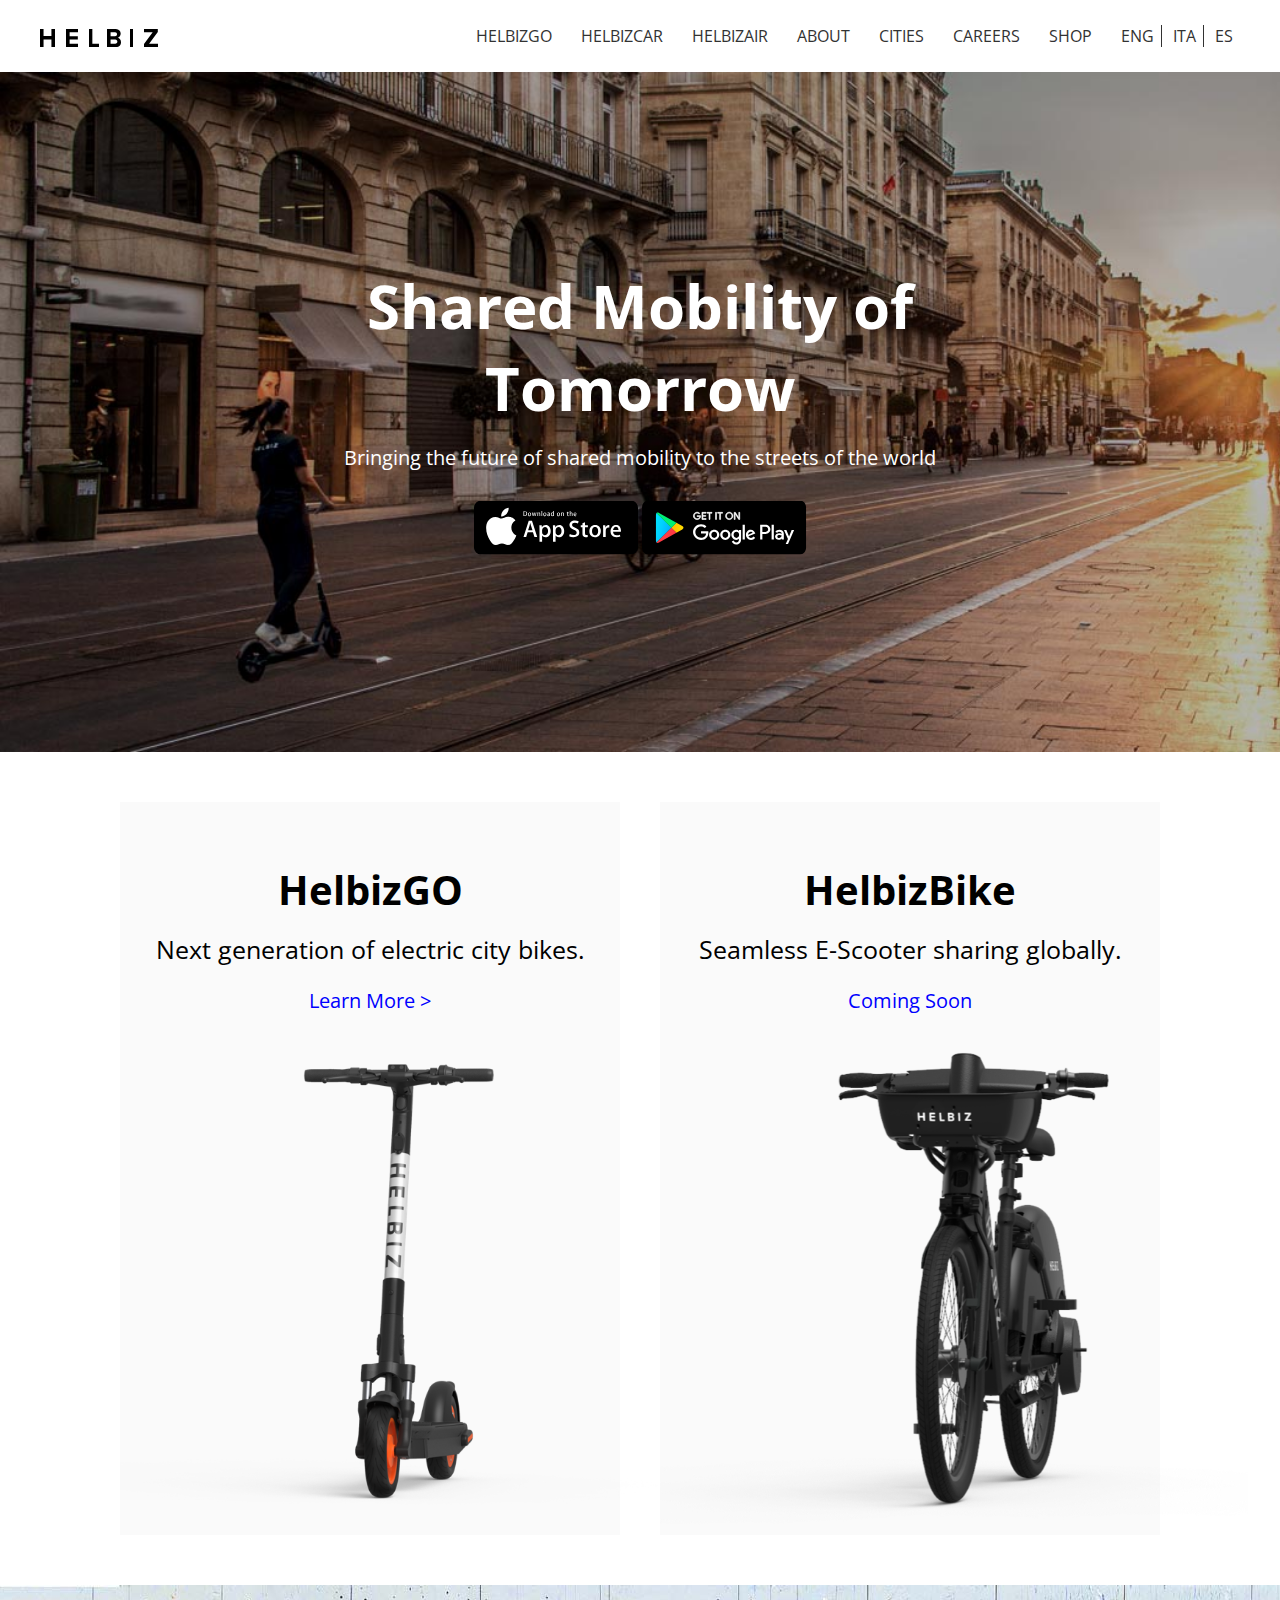
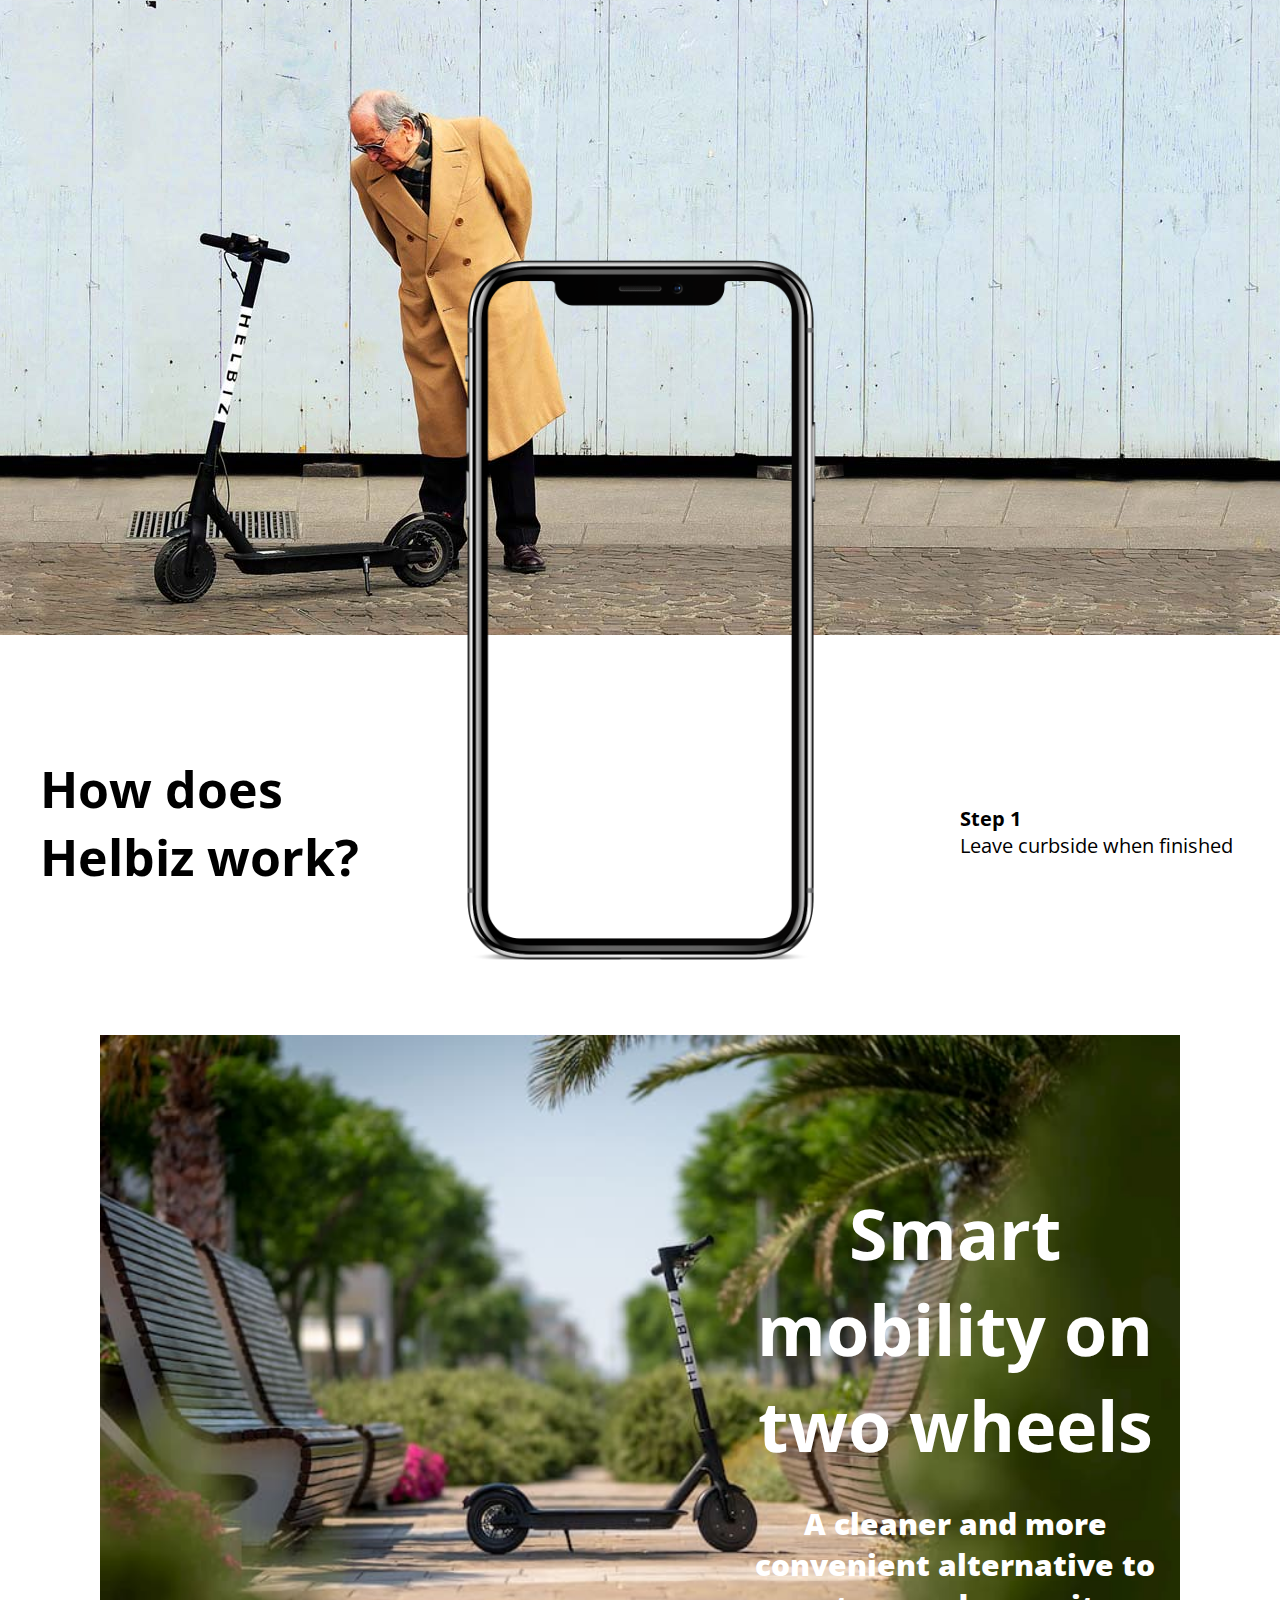
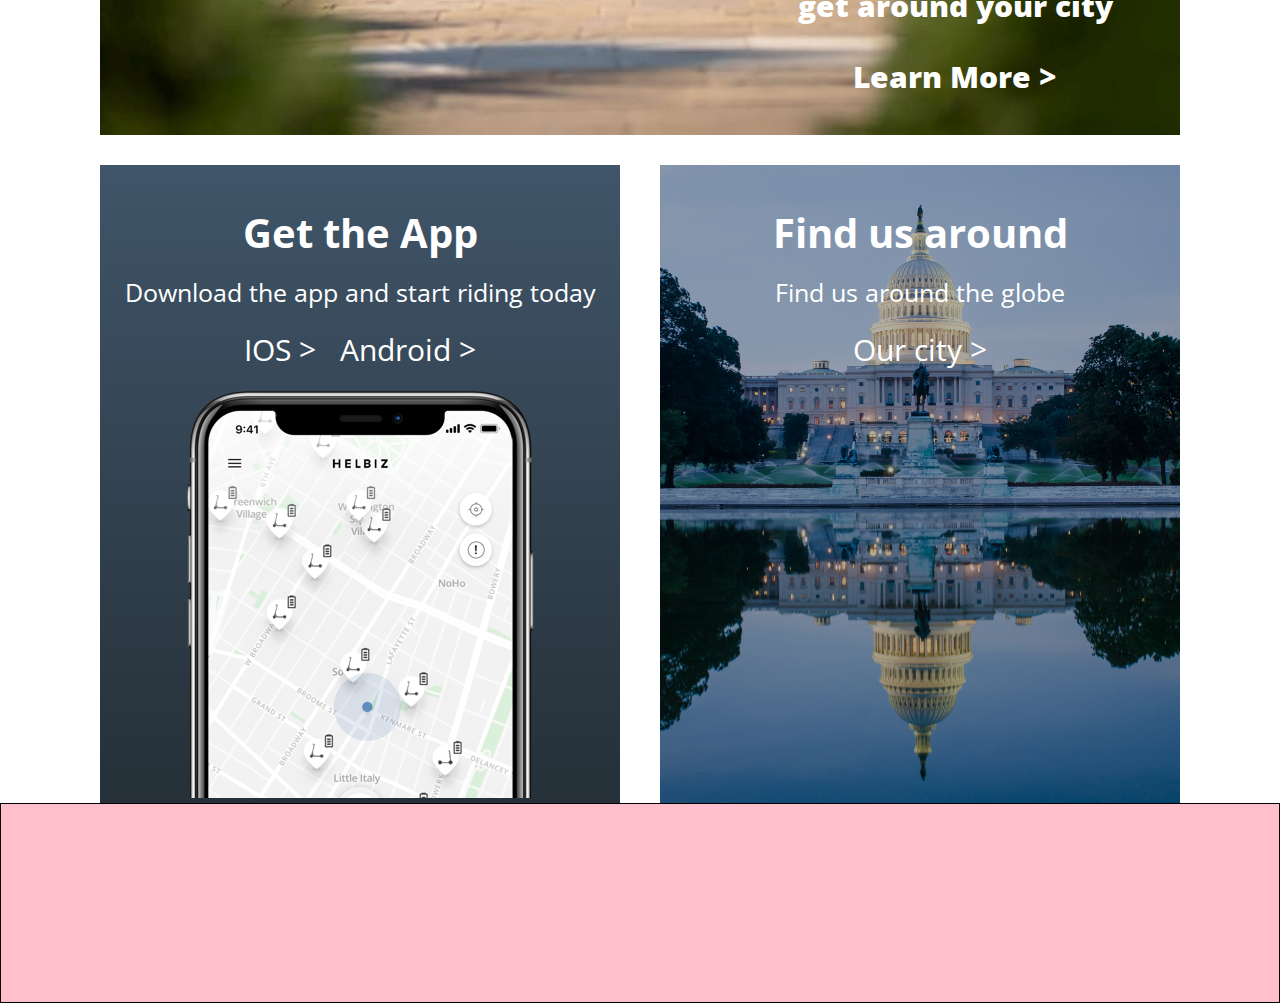
<file: index.html>
<!DOCTYPE html>
<html lang="en">
<head>
  <meta charset="UTF-8">
  <meta name="viewport" content="width=device-width, initial-scale=1.0">
  <meta http-equiv="X-UA-Compatible" content="ie=edge">
  <title>Helbiz</title>
  <link rel="stylesheet" href="css/framework.css">
  <link rel="stylesheet" href="css/style.css">
  <link rel="preconnect" href="https://fonts.gstatic.com">
  <link href="https://fonts.googleapis.com/css2?family=Open+Sans:wght@300;400&display=swap" rel="stylesheet">
</head>
<body>
  <!-- HEADER -->
  <header>
    <div class="container">
      <div class="row header-top">
        <!-- LOGO -->
        <div class="col-lg-4">
          <img class="v-al-mid" src="img/helbiz-logo.svg" alt="helbiz logo">
        </div>
        <!-- /LOGO -->


        <!-- NAVIGATION BAR -->
        <div class="col-lg-8">
          <div class="row">
            <!-- MENU -->
            <nav id="menu" class="col-lg-10 md-display-none">
              <ul>
                <li><a href="#">helbizgo</a></li>
                <li><a href="#">helbizcar</a></li>
                <li><a href="#">helbizair</a></li>
                <li><a href="#">about</a></li>
                <li><a href="#">cities</a></li>
                <li><a href="#">careers</a></li>
                <li><a href="#">shop</a></li>

              </ul>
            </nav>
            <!-- /MENU -->

            <!-- LANGUAGES -->
            <nav id="languages" class="col-lg-2 md-display-none">
              <ul>
                <li><a href="#">eng</a></li>
                <li><a href="#">ita</a></li>
                <li><a href="#">es</a></li>

              </ul>
            </nav>
            <!-- /LANGUAGES -->

          </div>
        </div>
        <!-- /NAVIGATION BAR -->

      </div>
    </div>

    <!-- JUMBOTRON -->
    <div class="jumbotron">
      <div class="p-absolute-50 txt-center">
        <h1>Shared Mobility of Tomorrow</h1>
        <p>Bringing the future of shared mobility to the streets of the world</p>
        <a href="#"><img src="img/app-store-badge.svg" alt="app store"></a>
        <a href="#"><img src="img/google-play-badge.svg" alt="google play"></a>

      </div>

    </div>
    <!-- /JUMBOTRON -->


  </header>
  <!-- /HEADER -->


  <!-- MAIN -->
  <main>
    <!-- PRODUCTS -->
    <section>
      <div class="row products">
        <div class="col-lg-6 col-md-12">
          <div id="left-products" class="row">
            <div class="col-lg-12 bg-c">
              <h3>HelbizGO</h3>
              <p>Next generation of electric city bikes.</p>
              <p><a href="#">Learn More &gt;</a></p>
              <img src="img/helbizgo@2x.333fed1.png" alt="helbizgo">
            </div>
          </div>
        </div>



        <div class="col-lg-6 col-md-12">
          <div id="right-products" class="row">
            <div class="col-lg-12 bg-c">
              <h3>HelbizBike</h3>
              <p>Seamless E-Scooter sharing globally.</p>
              <p><a href="#">Coming Soon</a></p>
              <img src="img/helbizbike@2x.d9f68fe.png" alt="helbizbike">
            </div>
          </div>
        </div>
      </div>
    </section>
    <!-- /PRODUCTS -->


    <!-- FUNCTIONING -->
    <section id="functioning">
      <div class="banner p-relative">
        <img class="p-absolute-50" src="img/iphone-frame.7897a89.png" alt="iphone frame">
      </div>
      <div class="container">
        <div class="row">
          <div class="col-lg-4 col-md-6">
            <h2>How does Helbiz work?</h2>
          </div>
          <div class="col-lg-4 col-lg-offset-4 col-md-6">
            <h4>Step 1</h4>
            <p>Leave curbside when finished</p>
          </div>

        </div>
      </div>

    </section>
    <!-- /FUNCTIONING -->


    <!-- MOBILITY -->
    <section id="mobility">
      <div class="container">
        <div class="row">
          <div class="col-lg-offset-7 col-lg-5 col-md-12">
            <h2>Smart mobility on two wheels</h2>
            <p>A cleaner and more convenient alternative to get around your city</p>
            <p><a href="#">Learn More &gt;</a></p>
          </div>
        </div>
      </div>

    </section>



    <!-- /MOBILITY -->


    <!-- GET THE APP -->
    <section>
      <div class="row">
        <div class="col-lg-6 col-md-12">
          <div id="get-app" class="row">
            <div id="bg1" class="col-lg-12">
              <h2>Get the App</h2>
              <p>Download the app and start riding today</p>
              <div>
                <a href="#">IOS &gt;</a>
                <a href="#">Android &gt;</a>
              </div>
              <div>
                <img src="img/iphone-bg.2dae1bd.png" alt="">
              </div>
            </div>
          </div>
        </div>
        <div class="col-lg-6 col-md-12">
          <div id="find-us" class="row">
            <div id="bg2" class="col-lg-12">
              <h2>Find us around</h2>
              <p>Find us around the globe</p>
              <div>
                <a href="#">Our city &gt;</a>
              </div>
            </div>
          </div>
        </div>

      </div>

    </section>
    <!-- /GET THE APP -->


    <!-- FAMILY -->
    <section class="debug">
      <div class="row">
        <div class="col-lg-12"></div>
      </div>

    </section>


    <!-- /FAMILY -->






  </main>
  <!-- /MAIN -->


  <!-- FOOTER -->
  <footer>

  </footer>
  <!-- /FOOTER -->




</body>
</html>
</file>
<file: css/framework.css>
/* FRAMEWORK */
*{
  margin: 0;
  padding: 0;
  box-sizing: border-box;
}

.container{
  max-width: 1200px;
  margin: 0 auto;
}

.row::after{
  content: '';
  display: table;
  clear: both;
}

.row [class*="col-"]{
  float: left;
}



/* DEBUG */
.debug .row{
  height: 200px;
}


.debug .row [class*="col-"]{
  height: 100%;
  background-color: pink;
  border: 1px solid black;
}

.debug .row .row [class*="col-"]{
  background-color: coral;
  border: 1px solid red;
}

.debug .row .row{
  padding: 5px;
}




.p-30{padding: 30px;}
.p-t-100{padding-top: 100px;}
.p-b-100{padding-bottom: 100px;}
.f-size-40{font-size: 40px;}


/* /DEBUG */



/* REUSABLE CLASSES */
.txt-center{text-align: center;}
.txt-right{text-align: right;}
.b-radius-50{border-radius: 50%;}
.height-100{height: 100%;}
.m-t-20{margin-top: 20px;}
.m-t-40{margin-top: 40px;}
.m-t-100{margin-top: 100px;}
.v-al-mid{vertical-align: middle;}
.p-relative{position: relative;}
.p-absolute-50{
  position: absolute;
  top: 50%;
  left: 50%;
  transform: translate(-50%, -50%);
}

.dis-in-bl{display: inline-block;}



/* /REUSABLE CLASSES */



/* MEDIA QUERIES */

  /* COLUMN */
  .col-lg-1{width: calc(100% / 12 * 1)}
  .col-lg-2{width: calc(100% / 12 * 2)}
  .col-lg-3{width: calc(100% / 12 * 3)}
  .col-lg-4{width: calc(100% / 12 * 4)}
  .col-lg-5{width: calc(100% / 12 * 5)}
  .col-lg-6{width: calc(100% / 12 * 6)}
  .col-lg-7{width: calc(100% / 12 * 7)}
  .col-lg-8{width: calc(100% / 12 * 8)}
  .col-lg-9{width: calc(100% / 12 * 9)}
  .col-lg-10{width: calc(100% / 12 * 10)}
  .col-lg-11{width: calc(100% / 12 * 11)}
  .col-lg-12{width: calc(100% / 12 * 12)}
  /* /COLUMN */



  /* OFFSET */
  .col-lg-offset-1{margin-left: calc(100% / 12 * 1)}
  .col-lg-offset-2{margin-left: calc(100% / 12 * 2)}
  .col-lg-offset-3{margin-left: calc(100% / 12 * 3)}
  .col-lg-offset-4{margin-left: calc(100% / 12 * 4)}
  .col-lg-offset-5{margin-left: calc(100% / 12 * 5)}
  .col-lg-offset-6{margin-left: calc(100% / 12 * 6)}
  .col-lg-offset-7{margin-left: calc(100% / 12 * 7)}
  .col-lg-offset-8{margin-left: calc(100% / 12 * 8)}
  .col-lg-offset-9{margin-left: calc(100% / 12 * 9)}
  .col-lg-offset-10{margin-left: calc(100% / 12 * 10)}
  .col-lg-offset-11{margin-left: calc(100% / 12 * 11)}
  .col-lg-offset-12{margin-left: calc(100% / 12 * 12)}
  /* /OFFSET */



@media screen and (max-width: 992px){
  /* COLUMN */
  .col-md-1{width: calc(100% / 12 * 1)}
  .col-md-2{width: calc(100% / 12 * 2)}
  .col-md-3{width: calc(100% / 12 * 3)}
  .col-md-4{width: calc(100% / 12 * 4)}
  .col-md-5{width: calc(100% / 12 * 5)}
  .col-md-6{width: calc(100% / 12 * 6)}
  .col-md-7{width: calc(100% / 12 * 7)}
  .col-md-8{width: calc(100% / 12 * 8)}
  .col-md-9{width: calc(100% / 12 * 9)}
  .col-md-10{width: calc(100% / 12 * 10)}
  .col-md-11{width: calc(100% / 12 * 11)}
  .col-md-12{width: calc(100% / 12 * 12)}
  /* /COLUMN */



  /* OFFSET */
  .col-md-offset-1{margin-left: calc(100% / 12 * 1)}
  .col-md-offset-2{margin-left: calc(100% / 12 * 2)}
  .col-md-offset-3{margin-left: calc(100% / 12 * 3)}
  .col-md-offset-4{margin-left: calc(100% / 12 * 4)}
  .col-md-offset-5{margin-left: calc(100% / 12 * 5)}
  .col-md-offset-6{margin-left: calc(100% / 12 * 6)}
  .col-md-offset-7{margin-left: calc(100% / 12 * 7)}
  .col-md-offset-8{margin-left: calc(100% / 12 * 8)}
  .col-md-offset-9{margin-left: calc(100% / 12 * 9)}
  .col-md-offset-10{margin-left: calc(100% / 12 * 10)}
  .col-md-offset-11{margin-left: calc(100% / 12 * 11)}
  .col-md-offset-12{margin-left: calc(100% / 12 * 12)}
  /* /OFFSET */

  .md-display-none{display: none;}

}



@media screen and (max-width: 768px){
  /* COLUMN */
  .col-xs-1{width: calc(100% / 12 * 1)}
  .col-xs-2{width: calc(100% / 12 * 2)}
  .col-xs-3{width: calc(100% / 12 * 3)}
  .col-xs-4{width: calc(100% / 12 * 4)}
  .col-xs-5{width: calc(100% / 12 * 5)}
  .col-xs-6{width: calc(100% / 12 * 6)}
  .col-xs-7{width: calc(100% / 12 * 7)}
  .col-xs-8{width: calc(100% / 12 * 8)}
  .col-xs-9{width: calc(100% / 12 * 9)}
  .col-xs-10{width: calc(100% / 12 * 10)}
  .col-xs-11{width: calc(100% / 12 * 11)}
  .col-xs-12{width: calc(100% / 12 * 12)}
  /* /COLUMN */



  /* OFFSET */
  .col-xs-offset-1{margin-left: calc(100% / 12 * 1)}
  .col-xs-offset-2{margin-left: calc(100% / 12 * 2)}
  .col-xs-offset-3{margin-left: calc(100% / 12 * 3)}
  .col-xs-offset-4{margin-left: calc(100% / 12 * 4)}
  .col-xs-offset-5{margin-left: calc(100% / 12 * 5)}
  .col-xs-offset-6{margin-left: calc(100% / 12 * 6)}
  .col-xs-offset-7{margin-left: calc(100% / 12 * 7)}
  .col-xs-offset-8{margin-left: calc(100% / 12 * 8)}
  .col-xs-offset-9{margin-left: calc(100% / 12 * 9)}
  .col-xs-offset-10{margin-left: calc(100% / 12 * 10)}
  .col-xs-offset-11{margin-left: calc(100% / 12 * 11)}
  .col-xs-offset-12{margin-left: calc(100% / 12 * 12)}
  /* /OFFSET */

  .xs-display-none{display: none;}

}


/* MOBILE */
@media screen and (max-width: 420px){
  /* COLUMN */
  .col-xxs-1{width: calc(100% / 12 * 1)}
  .col-xxs-2{width: calc(100% / 12 * 2)}
  .col-xxs-3{width: calc(100% / 12 * 3)}
  .col-xxs-4{width: calc(100% / 12 * 4)}
  .col-xxs-5{width: calc(100% / 12 * 5)}
  .col-xxs-6{width: calc(100% / 12 * 6)}
  .col-xxs-7{width: calc(100% / 12 * 7)}
  .col-xxs-8{width: calc(100% / 12 * 8)}
  .col-xxs-9{width: calc(100% / 12 * 9)}
  .col-xxs-10{width: calc(100% / 12 * 10)}
  .col-xxs-11{width: calc(100% / 12 * 11)}
  .col-xxs-12{width: calc(100% / 12 * 12)}
  /* /COLUMN */



  /* OFFSET */
  .col-xxs-offset-1{margin-left: calc(100% / 12 * 1)}
  .col-xxs-offset-2{margin-left: calc(100% / 12 * 2)}
  .col-xxs-offset-3{margin-left: calc(100% / 12 * 3)}
  .col-xxs-offset-4{margin-left: calc(100% / 12 * 4)}
  .col-xxs-offset-5{margin-left: calc(100% / 12 * 5)}
  .col-xxs-offset-6{margin-left: calc(100% / 12 * 6)}
  .col-xxs-offset-7{margin-left: calc(100% / 12 * 7)}
  .col-xxs-offset-8{margin-left: calc(100% / 12 * 8)}
  .col-xxs-offset-9{margin-left: calc(100% / 12 * 9)}
  .col-xxs-offset-10{margin-left: calc(100% / 12 * 10)}
  .col-xxs-offset-11{margin-left: calc(100% / 12 * 11)}
  .col-xxs-offset-12{margin-left: calc(100% / 12 * 12)}
  /* /OFFSET */
}



/* /MOBILE */



/* /MEDIA QUERIES */



/* /FRAMEWORK */
</file>
<file: css/style.css>
body{
  font-family: 'Open Sans', sans-serif;
  font-size: 16px;
}

.blue{background-color: blue;}


/* HEADER */

/* NAVIGATION BAR */
header .header-top{
  padding: 25px 0;
}

header li{
  display: inline-block;
  list-style: none;
}

header a{
  text-decoration: none;
  text-transform: uppercase;
  color: #323232;
}

header nav{
  text-align: right;
}

#menu li{
  padding: 0 15px 0 10px;
}

#languages li{
  border-right: 1px solid #323232;
  padding: 0 7px;
}

#languages li:last-child{
  border-right: 0;
}


/* /NAVIGATION BAR */



.jumbotron{
  background-image: url('../img/hero-bg.jpg');
  height: 680px;
  background-repeat: no-repeat;
  background-size: cover;
  position: relative;
}

.jumbotron h1{
  color: #FFFFFF;
  font-size: 60px;
  margin-bottom: 15px;
}

.jumbotron p{
  color: #FFFFFF;
  margin-bottom: 30px;
  font-size: 20px;
}


/* /HEADER */



/* MAIN */

/* PRODUCTS */
#left-products{
  text-align: center;
  padding: 50px 20px 50px 120px;
}

.products img{
  height: 500px;
}

.products h3{
  font-size: 40px;
  margin: 60px 0 15px 0;
}

.products p{
  font-size: 25px;
  margin-bottom: 15px;
}

.products a{
  font-size: 20px;
  text-decoration: none;
  color: blue;
}

#right-products{
  text-align: center;
  padding: 50px 120px 50px 20px;
}

#left-products .bg-c,
#right-products .bg-c{
  background-color: #FAFAFA;
}


/* /PRODUCTS */


/* FUNCTIONING */
#functioning{
  height: 1000px;
}

#functioning h2{
  font-size: 50px;
  margin-top: 120px;
}

#functioning h4{
  font-size: 20px;
  margin: 170px 0 0 120px;
}

#functioning p{
  font-size: 20px;
  margin-left: 120px;
}

.banner{
  background-image: url('../img/index-banner.1f6fd0a.jpg');
  height: 650px;
  background-position-x: 20%;
}

.banner img{
  height: 700px;
  margin-top: 300px;
}


/* /FUNCTIONING */



/* MOBILITY */
#mobility{
  background-image: url('../img/scooter.f0a0397.jpg');
  margin: 50px 100px 30px;
  height: 700px;
  background-repeat: no-repeat;
  background-size: cover;
  text-align: center;
}

#mobility h2{
  font-size: 70px;
  margin-top: 150px;
  color: white;
}

#mobility p{
  font-size: 30px;
  color: white;
  font-weight: 800;
  margin: 30px 0 20px 0;
}

#mobility a{
  color: white;
  text-decoration: none;
  font-size: 30px;
  font-weight: 800;
}

/* /MOBILITY */



/* GET THE APP */
#get-app{
  padding: 0 20px 0 100px;
  text-align: center;
  color: white;
}

#get-app #bg1{
  background: linear-gradient(0deg, #253038, #405569);
}

#get-app h2, #find-us h2{
  font-size: 40px;
  margin-top: 40px;
}

#get-app p, #find-us p{
  font-size: 25px;
  margin: 15px 0 20px 0;
}

#get-app div a, #find-us div a{
  text-decoration: none;
  color: white;
  font-size: 30px;
  padding: 0 10px;
}

#get-app img{
  margin-top: 20px;
}

#find-us{
  padding: 0 100px 0 20px;
  text-align: center;
  color: white;
}

#find-us #bg2{
  background-image: url('../img/city.7c8c928.jpg');
  height: 638px;
  background-size: cover;
}

/* /GET THE APP */



/* FAMILY */


/* /FAMILY */






/* /MAIN */



/* FOOTER */

/* /FOOTER */



/* MEDIA QUERIES */

@media screen and (max-width: 992px){
  #menu,
  #languages{}

  #left-products,
  #right-products,
  #get-app,
  #find-us{
    padding: 0;
  }

  .banner img{
    display: none;
  }

  #mobility{
    margin: 0;
  }





}



@media screen and (max-width: 768px){

  /* #mobility{
    height: 0;
  } */



}
</file>
